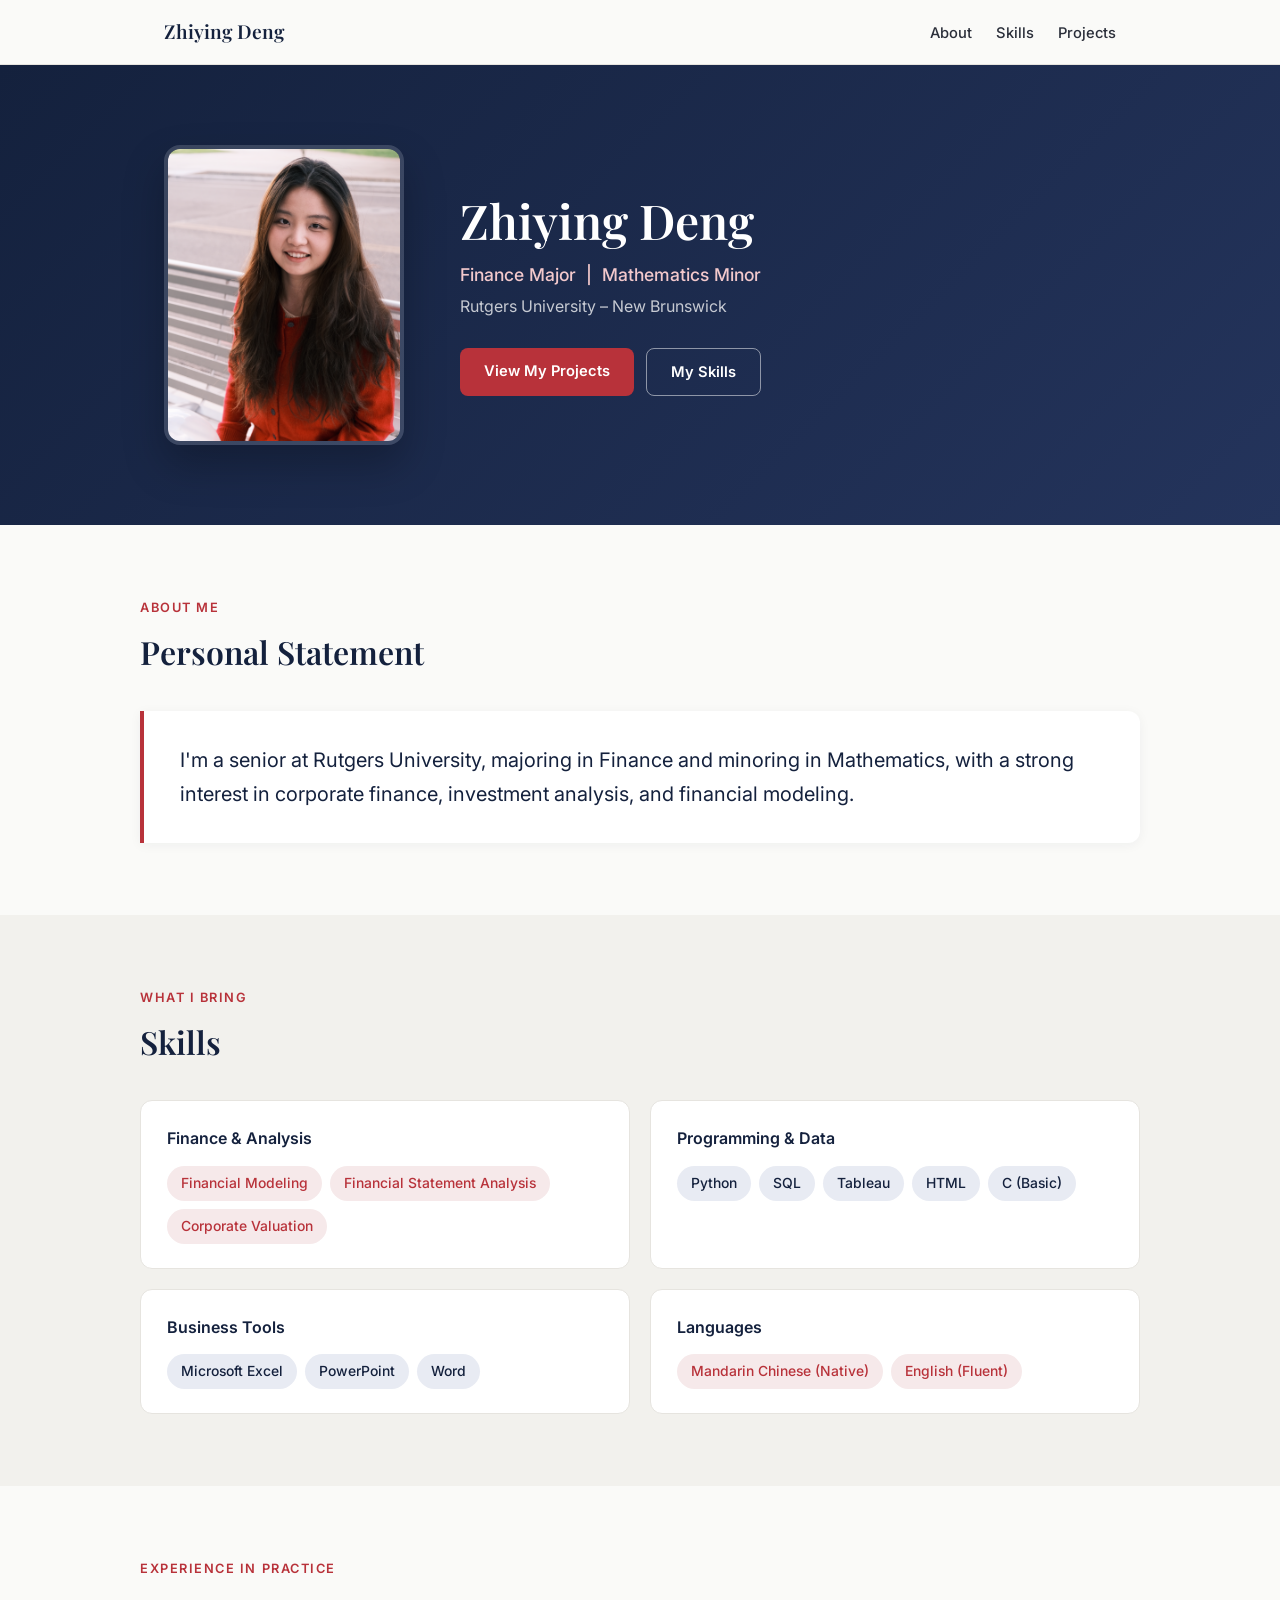
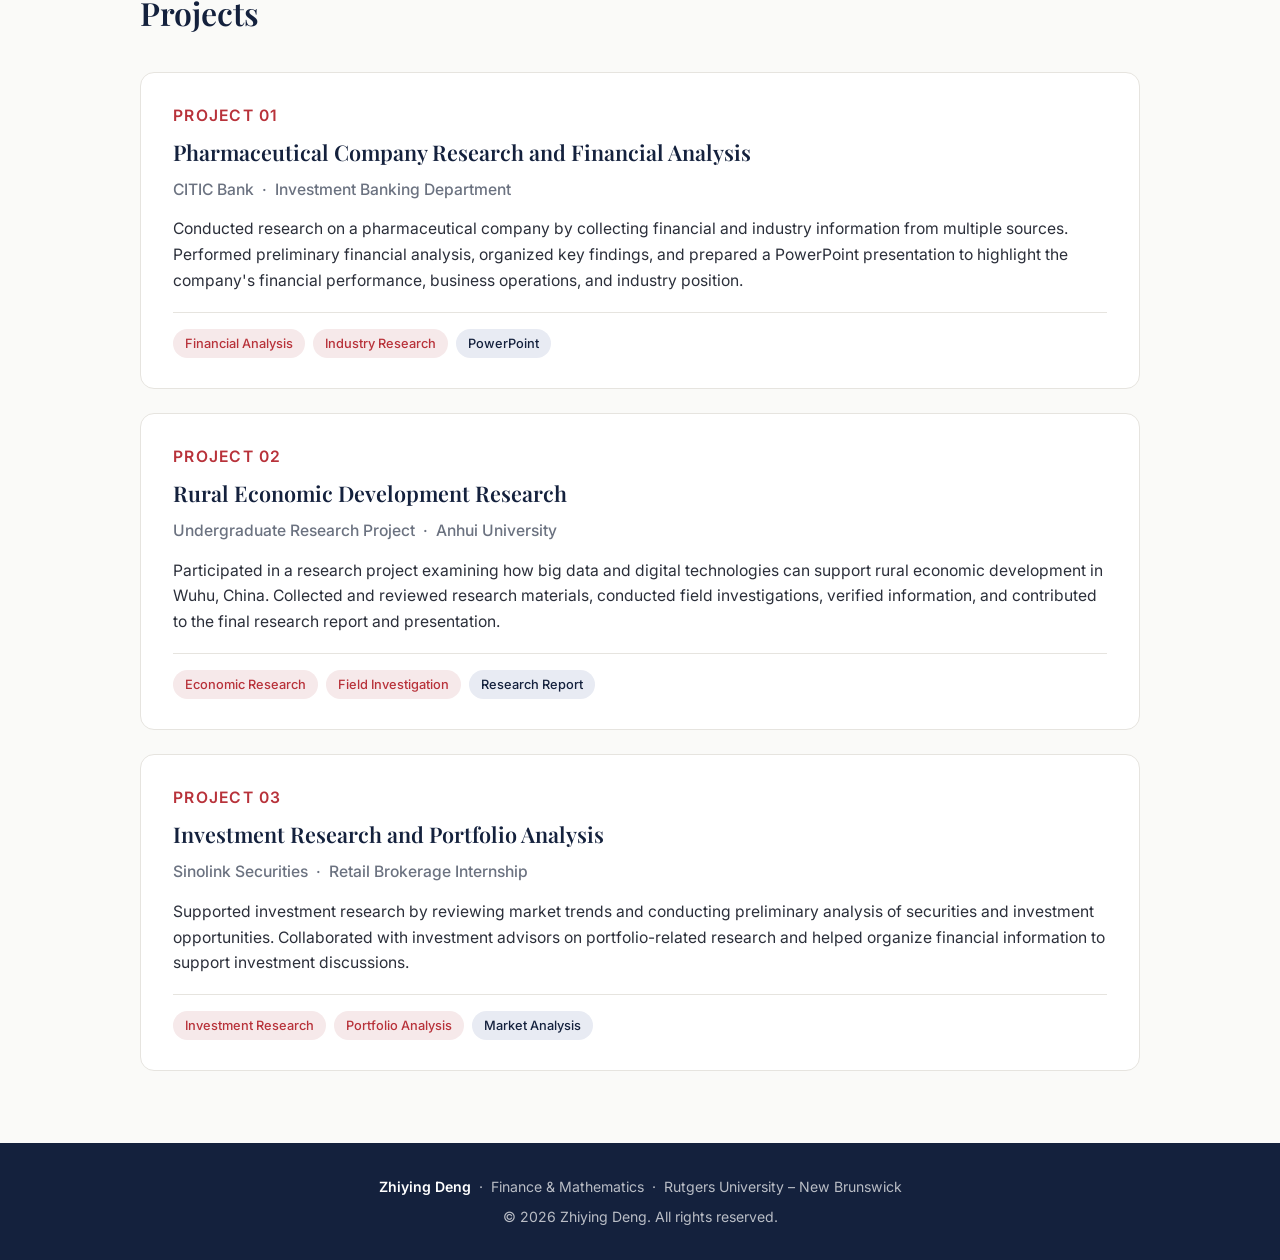
<file: index.html>
<!DOCTYPE html>
<html lang="en">
<head>
  <meta charset="UTF-8">
  <meta name="viewport" content="width=device-width, initial-scale=1.0">
  <title>Zhiying Deng | Finance Portfolio</title>
  <meta name="description" content="Portfolio of Zhiying Deng, Finance major and Mathematics minor at Rutgers University – New Brunswick.">
  <link rel="preconnect" href="https://fonts.googleapis.com">
  <link rel="preconnect" href="https://fonts.gstatic.com" crossorigin>
  <link href="https://fonts.googleapis.com/css2?family=Playfair+Display:wght@500;600&family=Inter:wght@400;500;600&display=swap" rel="stylesheet">
  <style>
    :root {
      --navy: #14213d;
      --navy-soft: #24345c;
      --accent: #b8323a;
      --accent-soft: #f6e9ea;
      --text: #2b2f3a;
      --muted: #6b7280;
      --bg: #fafaf8;
      --card: #ffffff;
      --line: #e6e4df;
    }

    * { margin: 0; padding: 0; box-sizing: border-box; }

    html { scroll-behavior: smooth; }

    body {
      font-family: 'Inter', -apple-system, BlinkMacSystemFont, 'Segoe UI', sans-serif;
      color: var(--text);
      background: var(--bg);
      line-height: 1.65;
    }

    /* ---------- Navigation ---------- */
    nav {
      position: sticky;
      top: 0;
      z-index: 10;
      background: rgba(250, 250, 248, 0.92);
      backdrop-filter: blur(8px);
      border-bottom: 1px solid var(--line);
    }
    .nav-inner {
      max-width: 1000px;
      margin: 0 auto;
      padding: 16px 24px;
      display: flex;
      justify-content: space-between;
      align-items: center;
      gap: 16px;
    }
    .logo {
      font-family: 'Playfair Display', serif;
      font-size: 1.2rem;
      font-weight: 600;
      color: var(--navy);
      text-decoration: none;
    }
    .nav-links { display: flex; gap: 24px; list-style: none; }
    .nav-links a {
      color: var(--text);
      text-decoration: none;
      font-size: 0.92rem;
      font-weight: 500;
      transition: color 0.2s;
    }
    .nav-links a:hover { color: var(--accent); }

    /* ---------- Hero ---------- */
    .hero {
      background: linear-gradient(135deg, var(--navy) 0%, var(--navy-soft) 100%);
      color: #fff;
    }
    .hero-inner {
      max-width: 1000px;
      margin: 0 auto;
      padding: 80px 24px;
      display: grid;
      grid-template-columns: 240px 1fr;
      gap: 56px;
      align-items: center;
    }
    .headshot {
      width: 240px;
      height: 300px;
      object-fit: cover;
      object-position: center 20%;
      border-radius: 16px;
      border: 4px solid rgba(255, 255, 255, 0.15);
      box-shadow: 0 20px 40px rgba(0, 0, 0, 0.25);
    }
    .hero h1 {
      font-family: 'Playfair Display', serif;
      font-size: 3rem;
      font-weight: 600;
      line-height: 1.15;
      margin-bottom: 12px;
    }
    .hero .title {
      font-size: 1.1rem;
      font-weight: 500;
      color: #f3c9cc;
      margin-bottom: 4px;
    }
    .hero .school {
      font-size: 1rem;
      color: rgba(255, 255, 255, 0.75);
      margin-bottom: 28px;
    }
    .hero-buttons { display: flex; gap: 12px; flex-wrap: wrap; }
    .btn {
      display: inline-block;
      padding: 11px 24px;
      border-radius: 8px;
      font-size: 0.92rem;
      font-weight: 600;
      text-decoration: none;
      transition: transform 0.2s, background 0.2s;
    }
    .btn:hover { transform: translateY(-2px); }
    .btn-primary { background: var(--accent); color: #fff; }
    .btn-primary:hover { background: #9e2a31; }
    .btn-outline { border: 1.5px solid rgba(255, 255, 255, 0.5); color: #fff; }
    .btn-outline:hover { background: rgba(255, 255, 255, 0.1); }

    /* ---------- Sections ---------- */
    section { padding: 72px 24px; }
    .container { max-width: 1000px; margin: 0 auto; }
    .section-label {
      font-size: 0.8rem;
      font-weight: 600;
      letter-spacing: 0.12em;
      text-transform: uppercase;
      color: var(--accent);
      margin-bottom: 8px;
    }
    h2 {
      font-family: 'Playfair Display', serif;
      font-size: 2rem;
      font-weight: 600;
      color: var(--navy);
      margin-bottom: 32px;
    }

    /* ---------- Personal Statement ---------- */
    .statement {
      background: var(--card);
      border-left: 4px solid var(--accent);
      border-radius: 0 12px 12px 0;
      padding: 32px 36px;
      font-size: 1.25rem;
      line-height: 1.7;
      color: var(--navy);
      box-shadow: 0 2px 12px rgba(20, 33, 61, 0.05);
    }

    /* ---------- Skills ---------- */
    #skills { background: #f2f1ed; }
    .skills-grid {
      display: grid;
      grid-template-columns: repeat(2, 1fr);
      gap: 20px;
    }
    .skill-card {
      background: var(--card);
      border: 1px solid var(--line);
      border-radius: 12px;
      padding: 24px 26px;
    }
    .skill-card h3 {
      font-size: 1rem;
      font-weight: 600;
      color: var(--navy);
      margin-bottom: 14px;
    }
    .tags { display: flex; flex-wrap: wrap; gap: 8px; }
    .tag {
      background: var(--accent-soft);
      color: var(--accent);
      font-size: 0.87rem;
      font-weight: 500;
      padding: 6px 14px;
      border-radius: 999px;
    }
    .tag.navy { background: #e8ebf3; color: var(--navy); }

    /* ---------- Projects ---------- */
    .projects { display: grid; gap: 24px; }
    .project-card {
      background: var(--card);
      border: 1px solid var(--line);
      border-radius: 14px;
      padding: 30px 32px;
      transition: box-shadow 0.25s, transform 0.25s;
    }
    .project-card:hover {
      box-shadow: 0 10px 30px rgba(20, 33, 61, 0.08);
      transform: translateY(-3px);
    }
    .project-num {
      font-size: 0.8rem;
      font-weight: 600;
      color: var(--accent);
      letter-spacing: 0.08em;
      margin-bottom: 6px;
    }
    .project-card h3 {
      font-family: 'Playfair Display', serif;
      font-size: 1.35rem;
      font-weight: 600;
      color: var(--navy);
      margin-bottom: 6px;
    }
    .project-org {
      font-size: 0.93rem;
      font-weight: 500;
      color: var(--muted);
      margin-bottom: 14px;
    }
    .project-card p { font-size: 0.98rem; }
    .project-meta {
      display: flex;
      flex-wrap: wrap;
      gap: 8px;
      margin-top: 18px;
      padding-top: 16px;
      border-top: 1px solid var(--line);
    }
    .project-meta .tag { font-size: 0.8rem; padding: 4px 12px; }

    /* ---------- Footer ---------- */
    footer {
      background: var(--navy);
      color: rgba(255, 255, 255, 0.7);
      text-align: center;
      padding: 32px 24px;
      font-size: 0.88rem;
    }
    footer strong { color: #fff; font-weight: 600; }

    /* ---------- Mobile ---------- */
    @media (max-width: 760px) {
      .nav-links { gap: 16px; }
      .nav-links a { font-size: 0.85rem; }
      .hero-inner {
        grid-template-columns: 1fr;
        text-align: center;
        padding: 56px 20px;
        gap: 32px;
      }
      .headshot { margin: 0 auto; width: 200px; height: 250px; }
      .hero h1 { font-size: 2.3rem; }
      .hero-buttons { justify-content: center; }
      section { padding: 56px 20px; }
      h2 { font-size: 1.7rem; }
      .statement { font-size: 1.08rem; padding: 24px; }
      .skills-grid { grid-template-columns: 1fr; }
      .project-card { padding: 24px; }
    }
    @media (max-width: 420px) {
      .logo { font-size: 1rem; }
      .nav-links { gap: 12px; }
    }
  </style>
</head>
<body>

  <!-- ========== NAVIGATION ========== -->
  <nav>
    <div class="nav-inner">
      <a href="#top" class="logo">Zhiying Deng</a>
      <ul class="nav-links">
        <li><a href="#about">About</a></li>
        <li><a href="#skills">Skills</a></li>
        <li><a href="#projects">Projects</a></li>
      </ul>
    </div>
  </nav>

  <!-- ========== HERO ========== -->
  <header class="hero" id="top">
    <div class="hero-inner">
      <img src="headshot.jpg" alt="Headshot of Zhiying Deng" class="headshot">
      <div>
        <h1>Zhiying Deng</h1>
        <p class="title">Finance Major &nbsp;|&nbsp; Mathematics Minor</p>
        <p class="school">Rutgers University – New Brunswick</p>
        <div class="hero-buttons">
          <a href="#projects" class="btn btn-primary">View My Projects</a>
          <a href="#skills" class="btn btn-outline">My Skills</a>
        </div>
      </div>
    </div>
  </header>

  <!-- ========== PERSONAL STATEMENT ========== -->
  <section id="about">
    <div class="container">
      <p class="section-label">About Me</p>
      <h2>Personal Statement</h2>
      <p class="statement">
        I'm a senior at Rutgers University, majoring in Finance and minoring in Mathematics, with a strong interest in corporate finance, investment analysis, and financial modeling.
      </p>
    </div>
  </section>

  <!-- ========== SKILLS ========== -->
  <section id="skills">
    <div class="container">
      <p class="section-label">What I Bring</p>
      <h2>Skills</h2>
      <div class="skills-grid">

        <div class="skill-card">
          <h3>Finance &amp; Analysis</h3>
          <div class="tags">
            <span class="tag">Financial Modeling</span>
            <span class="tag">Financial Statement Analysis</span>
            <span class="tag">Corporate Valuation</span>
          </div>
        </div>

        <div class="skill-card">
          <h3>Programming &amp; Data</h3>
          <div class="tags">
            <span class="tag navy">Python</span>
            <span class="tag navy">SQL</span>
            <span class="tag navy">Tableau</span>
            <span class="tag navy">HTML</span>
            <span class="tag navy">C (Basic)</span>
          </div>
        </div>

        <div class="skill-card">
          <h3>Business Tools</h3>
          <div class="tags">
            <span class="tag navy">Microsoft Excel</span>
            <span class="tag navy">PowerPoint</span>
            <span class="tag navy">Word</span>
          </div>
        </div>

        <div class="skill-card">
          <h3>Languages</h3>
          <div class="tags">
            <span class="tag">Mandarin Chinese (Native)</span>
            <span class="tag">English (Fluent)</span>
          </div>
        </div>

      </div>
    </div>
  </section>

  <!-- ========== PROJECTS ========== -->
  <!-- To add a new project: copy one <div class="project-card"> block below and edit the text. -->
  <section id="projects">
    <div class="container">
      <p class="section-label">Experience in Practice</p>
      <h2>Projects</h2>
      <div class="projects">

        <div class="project-card">
          <p class="project-num">PROJECT 01</p>
          <h3>Pharmaceutical Company Research and Financial Analysis</h3>
          <p class="project-org">CITIC Bank &nbsp;·&nbsp; Investment Banking Department</p>
          <p>
            Conducted research on a pharmaceutical company by collecting financial and industry information from multiple sources. Performed preliminary financial analysis, organized key findings, and prepared a PowerPoint presentation to highlight the company's financial performance, business operations, and industry position.
          </p>
          <div class="project-meta">
            <span class="tag">Financial Analysis</span>
            <span class="tag">Industry Research</span>
            <span class="tag navy">PowerPoint</span>
          </div>
        </div>

        <div class="project-card">
          <p class="project-num">PROJECT 02</p>
          <h3>Rural Economic Development Research</h3>
          <p class="project-org">Undergraduate Research Project &nbsp;·&nbsp; Anhui University</p>
          <p>
            Participated in a research project examining how big data and digital technologies can support rural economic development in Wuhu, China. Collected and reviewed research materials, conducted field investigations, verified information, and contributed to the final research report and presentation.
          </p>
          <div class="project-meta">
            <span class="tag">Economic Research</span>
            <span class="tag">Field Investigation</span>
            <span class="tag navy">Research Report</span>
          </div>
        </div>

        <div class="project-card">
          <p class="project-num">PROJECT 03</p>
          <h3>Investment Research and Portfolio Analysis</h3>
          <p class="project-org">Sinolink Securities &nbsp;·&nbsp; Retail Brokerage Internship</p>
          <p>
            Supported investment research by reviewing market trends and conducting preliminary analysis of securities and investment opportunities. Collaborated with investment advisors on portfolio-related research and helped organize financial information to support investment discussions.
          </p>
          <div class="project-meta">
            <span class="tag">Investment Research</span>
            <span class="tag">Portfolio Analysis</span>
            <span class="tag navy">Market Analysis</span>
          </div>
        </div>

      </div>
    </div>
  </section>

  <!-- ========== FOOTER ========== -->
  <footer>
    <p><strong>Zhiying Deng</strong> &nbsp;·&nbsp; Finance &amp; Mathematics &nbsp;·&nbsp; Rutgers University – New Brunswick</p>
    <p style="margin-top:6px;">&copy; 2026 Zhiying Deng. All rights reserved.</p>
  </footer>

</body>
</html>
</file>
